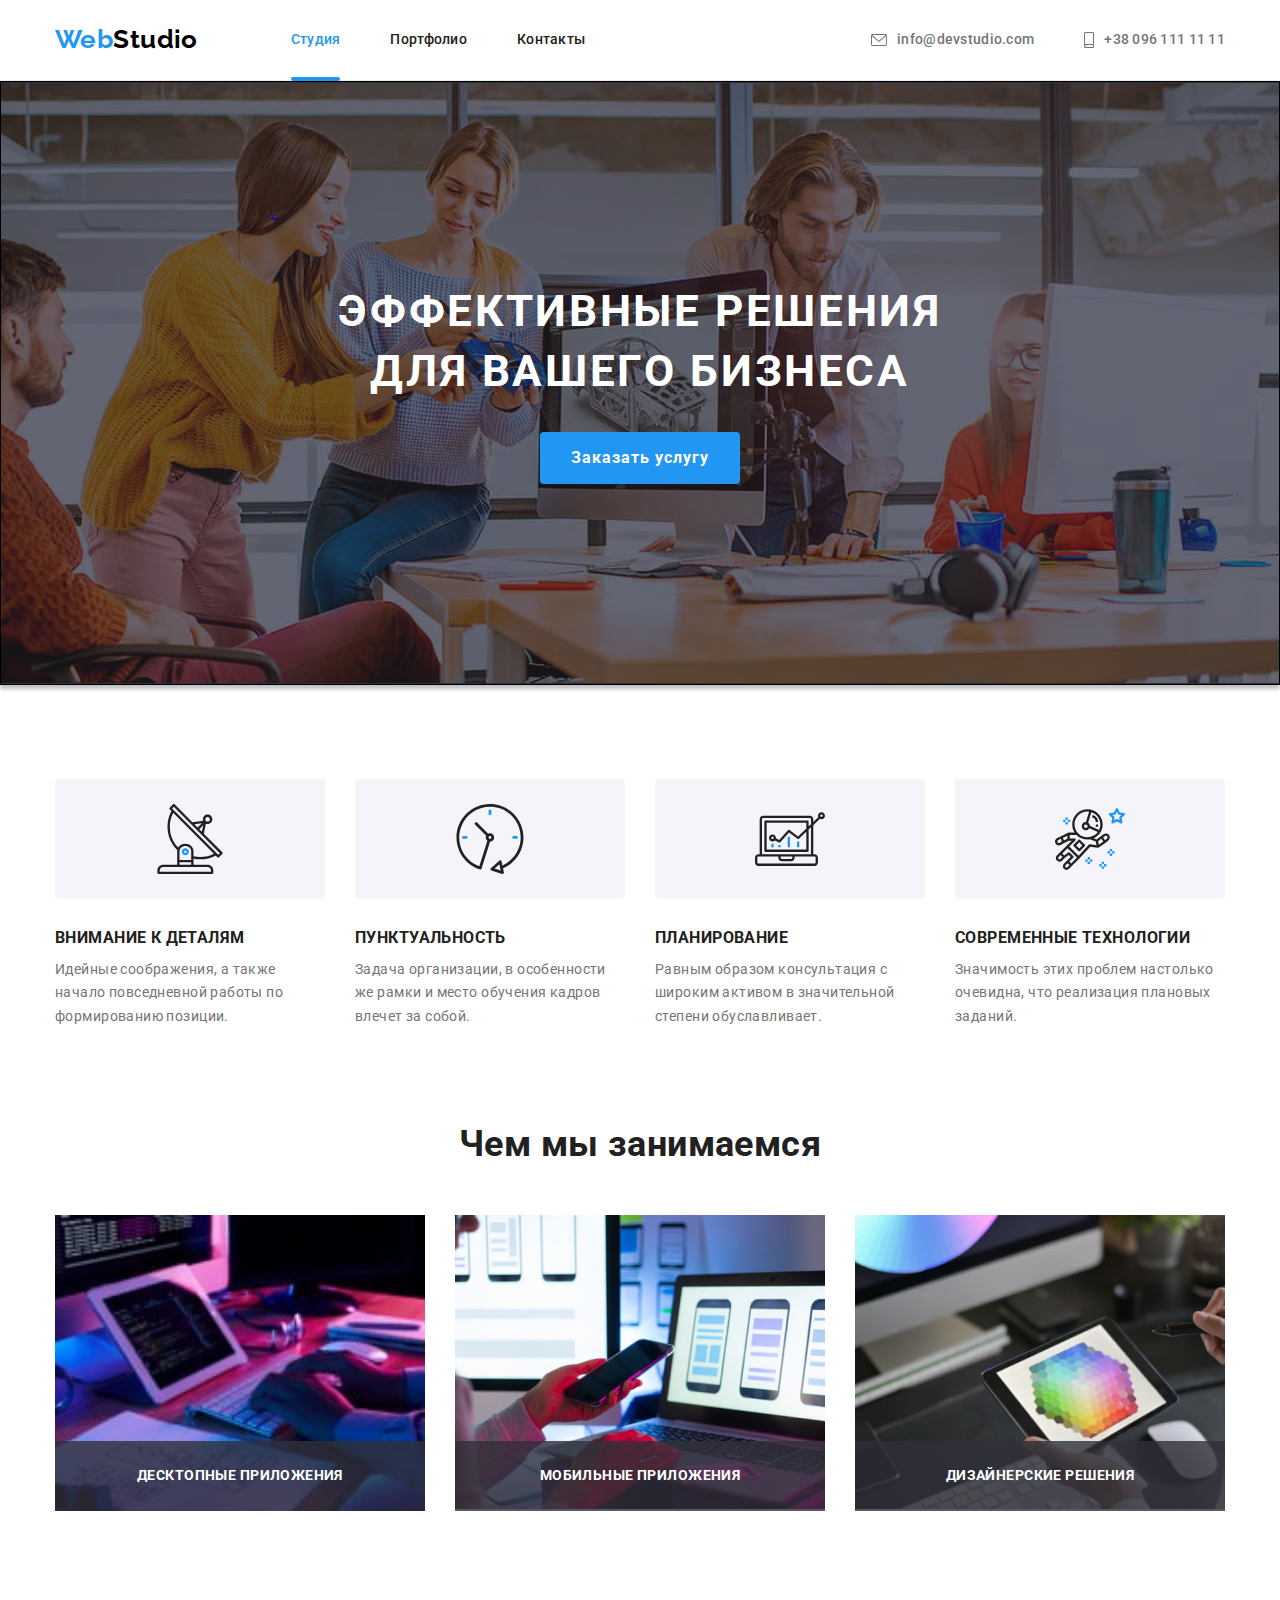
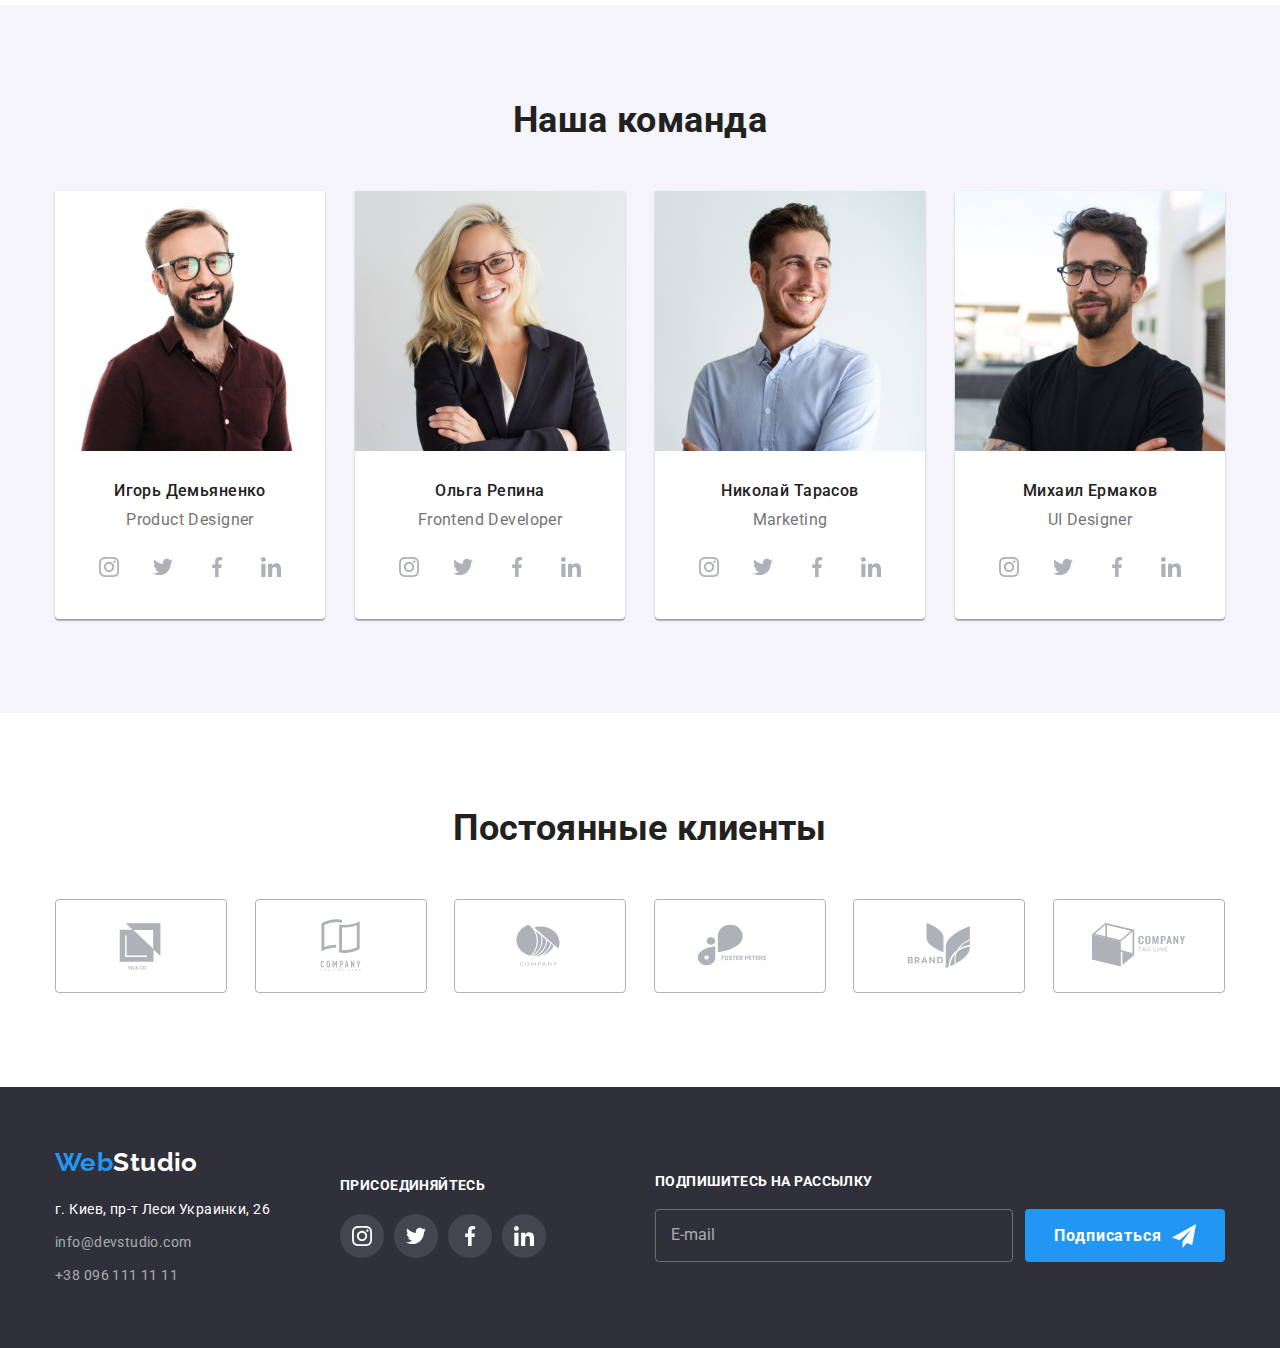
<file: index.html>
<!DOCTYPE html>
<html lang="ru">

<head>
    <meta charset="UTF-8">
    <meta http-equiv="X-UA-Compatible" content="IE=edge">
    <meta name="viewport" content="width=device-width, initial-scale=1.0">
    <title>Студия</title>
    <link href="https://fonts.googleapis.com/css2?family=Raleway:wght@700&family=Roboto:wght@400;500;700;900&display=swap"
        rel="stylesheet">
    <link rel="stylesheet" href="https://cdnjs.cloudflare.com/ajax/libs/modern-normalize/1.1.0/modern-normalize.min.css">
    <link rel="stylesheet" href="./css/main.min.css">
</head>

<body>
    <header class="page-header">
        <div class="container page-header__container">
            <div class="page-header__logo">
                <a href="./index.html" lang="en" class="logo"><span class="logo--color-blue">Web</span>Studio</a>
            </div>
            <nav class="page-header__nav">
                <ul class="site-nav list">
                    <li class="site-nav__item"><a href="./index.html" class="site-nav__link site-nav__link--current">Студия</a></li>
                    <li class="site-nav__item"><a href="./portfolio.html" class="site-nav__link">Портфолио</a></li>
                    <li class="site-nav__item"><a href="#Contacts" class="site-nav__link">Контакты</a></li>
                </ul>
            </nav>
            <ul class="contacts list contacts__list">
                <li class="contacts__item">
                    <a href="mailto:info@devstudio.com" class="contacts__link">
                        <svg class="contacts__mail-icon" width="16" height="12">
                            <use href="./images/symbol-defs.svg#envelope"></use>
                        </svg>info@devstudio.com
                    </a>
                </li>
                <li class="contacts__item">
                    <a href="tel:+380961111111" class="contacts__link">
                        <svg class="contacts__phone-icon" width="10" height="16">
                            <use href="./images/symbol-defs.svg#smartphone"></use>
                        </svg>+38 096 111 11 11
                    </a>
                </li>
            </ul>
        </div>
                                   
    </header>
    
        
        <main>
        <!--шапка-->
        <section class="hero">
            <div class="container">
                <h1 class="hero__title">Эффективные решения для вашего бизнеса</h1>
                <button type="button" class="primary-button" data-modal-open>Заказать услугу</button>
            </div>
                        
        </section>
        <!--особенности-->
        <section class="section">
            <div class="container">
                <ul class="feature-list list">
                    <li class="feature-list__item">
                        <div class="feature-list__icon">
                            <svg width="70" height="70" >
                                <use href="./images/symbol-defs.svg#antenna"></use>
                            </svg>
                        </div>
                        <h3 class="feature-list__title">Внимание к деталям</h3>
                        <p class="feature-list__text">Идейные соображения, а также начало повседневной работы по формированию позиции.</p>
                    </li>
                    <li class="feature-list__item">
                        <div class="feature-list__icon">
                            <svg width="70" height="70">
                                <use href="./images/symbol-defs.svg#clock"></use>
                            </svg>
                        </div>                        
                        <h3 class="feature-list__title">Пунктуальность</h3>
                        <p class="feature-list__text">Задача организации, в особенности же рамки и место обучения кадров влечет за собой.
                        </p>
                    </li>
                    <li class="feature-list__item">
                        <div class="feature-list__icon">
                            <svg width="70" height="70" >
                                <use href="./images/symbol-defs.svg#diagram"></use>
                            </svg>
                        </div>                        
                        <h3 class="feature-list__title">Планирование</h3>
                        <p class="feature-list__text">Равным образом консультация с широким активом в значительной степени обуславливает.
                        </p>
                    </li>
                    <li class="feature-list__item">
                        <div class="feature-list__icon">
                            <svg width="70" height="70">
                                <use href="./images/symbol-defs.svg#astronaut"></use>
                            </svg>
                        </div>                        
                        <h3 class="feature-list__title">Современные технологии</h3>
                        <p class="feature-list__text">Значимость этих проблем настолько очевидна, что реализация плановых заданий.</p>
                    </li>
                </ul>
            </div>           

        </section>
        <!--чем мы занимаемся-->
        <section class="section work">
            <div class="container">
                <h2 class="section__title">Чем мы занимаемся</h2>
                <ul class="work-list list">
                    <li class="work-list__item">
                        <a href="#">
                            <img src="./images/box1.jpg" alt="разработка десктопных приложений" width="370">
                            <div class="work-list__text">
                                <p class="work-list__paragraph">Десктопные приложения</p>
                            </div>
                        </a>                                                
                    </li>
                    <li class="work-list__item">
                        <a href="#">
                            <img src="./images/box2.jpg" alt="разработка мобильных приложений" width="370">
                            <div class="work-list__text">
                                <p class="work-list__paragraph">Мобильные приложения</p>
                            </div>
                        </a>                                                
                    </li>
                    <li class="work-list__item">
                        <a href="#">
                            <img src="./images/box3.jpg" alt="дизайнерские решения" width="370">
                            <div class="work-list__text">
                                <p class="work-list__paragraph">Дизайнерские решения</p>
                            </div>
                        </a>                                                
                    </li>
                </ul>
            </div>
        </section>
        <!--наша команда-->
        <section class="section team">
            <div class="container">
                <h2 class="section__title">Наша команда</h2>
                <ul class="team__list list">
                    <li class="team-member">
                        <img src="./images/igor-demyanenko.jpg" alt="фото Игоря Демьяненко" width="270">
                        <h3 class="team-member__name">Игорь Демьяненко</h3>
                        <p lang="en" class="team-member__profession">Product Designer</p>
                        <ul class="list social__list team-member__social-list">
                            <li class="team-member__social-link">
                                <a href="#" class="team-member__social-icon">
                                    <svg width="20" height="20" >
                                        <use href="./images/symbol-defs.svg#instagram"></use>
                                    </svg>
                                </a>
                            </li>
                            <li class="team-member__social-link">
                                <a href="#" class="team-member__social-icon">
                                    <svg width="20" height="20" >
                                        <use href="./images/symbol-defs.svg#twitter"></use>
                                    </svg>
                                </a>
                            </li>
                            <li class="team-member__social-link">
                                <a href="#" class="team-member__social-icon">
                                    <svg width="20" height="20" >
                                        <use href="./images/symbol-defs.svg#facebook"></use>
                                    </svg>
                                </a>
                            </li>
                            <li class="team-member__social-link">
                                <a href="#" class="team-member__social-icon">
                                    <svg width="20" height="20" >
                                        <use href="./images/symbol-defs.svg#linkedin"></use>
                                    </svg>
                                </a>
                            </li>
                        </ul>
                    </li>
                    <li class="team-member">
                        <img src="./images/olha-repina.jpg" alt="фото Ольги Репиной" width="270">
                        <h3 class="team-member__name">Ольга Репина</h3>
                        <p lang="en" class="team-member__profession">Frontend Developer</p>
                        <ul class="list social__list team-member__social-list">
                            <li class="team-member__social-link">
                                <a href="#" class="team-member__social-icon">
                                    <svg width="20" height="20">
                                        <use href="./images/symbol-defs.svg#instagram"></use>
                                    </svg>
                                </a>
                            </li>
                            <li class="team-member__social-link">
                                <a href="#" class="team-member__social-icon">
                                    <svg width="20" height="20">
                                        <use href="./images/symbol-defs.svg#twitter"></use>
                                    </svg>
                                </a>
                            </li>
                            <li class="team-member__social-link">
                                <a href="#" class="team-member__social-icon">
                                    <svg width="20" height="20">
                                        <use href="./images/symbol-defs.svg#facebook"></use>
                                    </svg>
                                </a>
                            </li>
                            <li class="team-member__social-link">
                                <a href="#" class="team-member__social-icon">
                                    <svg width="20" height="20">
                                        <use href="./images/symbol-defs.svg#linkedin"></use>
                                    </svg>
                                </a>
                            </li>
                        </ul>
                    </li>
                    <li class="team-member">
                        <img src="./images/nikolay-tarasov.jpg" alt="фото Николая Тарасова" width="270">
                        <h3 class="team-member__name">Николай Тарасов</h3>
                        <p lang="en" class="team-member__profession">Marketing</p>
                        <ul class="list social__list team-member__social-list">
                            <li class="team-member__social-link">
                                <a href="#" class="team-member__social-icon">
                                    <svg width="20" height="20" >
                                        <use href="./images/symbol-defs.svg#instagram"></use>
                                    </svg>
                                </a>
                            </li>
                            <li class="team-member__social-link">
                                <a href="#" class="team-member__social-icon">
                                    <svg width="20" height="20">
                                        <use href="./images/symbol-defs.svg#twitter"></use>
                                    </svg>
                                </a>
                            </li>
                            <li class="team-member__social-link">
                                <a href="#" class="team-member__social-icon">
                                    <svg width="20" height="20">
                                        <use href="./images/symbol-defs.svg#facebook"></use>
                                    </svg>
                                </a>
                            </li>
                            <li class="team-member__social-link">
                                <a href="#" class="team-member__social-icon">
                                    <svg width="20" height="20">
                                        <use href="./images/symbol-defs.svg#linkedin"></use>
                                    </svg>
                                </a>
                            </li>
                        </ul>
                    </li>
                    <li class="team-member">
                        <img src="./images/mihail-ermakov.jpg" alt="фото Михаила Ермакова" width="270">
                        <h3 class="team-member__name">Михаил Ермаков</h3>
                        <p lang="en" class="team-member__profession">UI Designer</p>
                        <ul class="list social__list team-member__social-list">
                            <li class="team-member__social-link">
                                <a href="#" class="team-member__social-icon">
                                    <svg width="20" height="20">
                                        <use href="./images/symbol-defs.svg#instagram"></use>
                                    </svg>
                                </a>
                            </li>
                            <li class="team-member__social-link">
                                <a href="#" class="team-member__social-icon">
                                    <svg width="20" height="20">
                                        <use href="./images/symbol-defs.svg#twitter"></use>
                                    </svg>
                                </a>
                            </li>
                            <li class="team-member__social-link">
                                <a href="#" class="team-member__social-icon">
                                    <svg width="20" height="20">
                                        <use href="./images/symbol-defs.svg#facebook"></use>
                                    </svg>
                                </a>
                            </li>
                            <li class="team-member__social-link">
                                <a href="#" class="team-member__social-icon">
                                    <svg width="20" height="20">
                                        <use href="./images/symbol-defs.svg#linkedin"></use>
                                    </svg>
                                </a>
                            </li>
                        </ul>
                    </li>
                </ul>
            </div>
            
        </section>
        <!--клиенты-->
        <section class="section clients">
            <div class="container">
                <h2 class="section__title">Постоянные клиенты</h2>
                <ul class="clients__list list">
                    <li class="clients__item">
                        <a href="#" class="clients__logo">
                            <svg width="106" height="60">
                                <use href="./images/symbol-defs.svg#logo1"></use>
                            </svg>
                        </a>
                    </li>
                    <li class="clients__item">
                        <a href="#" class="clients__logo">
                            <svg width="106" height="60">
                                <use href="./images/symbol-defs.svg#logo2"></use>
                            </svg>
                        </a>
                    </li>
                    <li class="clients__item">
                        <a href="#" class="clients__logo">
                            <svg width="106" height="60">
                                <use href="./images/symbol-defs.svg#logo3"></use>
                            </svg>
                        </a>
                    </li>
                    <li class="clients__item">
                        <a href="#" class="clients__logo">
                            <svg width="106" height="60">
                                <use href="./images/symbol-defs.svg#logo4"></use>
                            </svg>
                        </a>
                    </li>
                    <li class="clients__item">
                        <a href="#" class="clients__logo">
                            <svg width="106" height="60">
                                <use href="./images/symbol-defs.svg#logo5"></use>
                            </svg>
                        </a>
                    </li>
                    <li class="clients__item">
                        <a href="#" class="clients__logo">
                            <svg width="106" height="60">
                                <use href="./images/symbol-defs.svg#logo6"></use>
                            </svg>
                        </a>
                    </li>
                </ul>
            </div>
        </section>
        
        </main>

        <footer class="footer">
            <div class="container footer__container">
                <!--контакты-->
                <div class="footer__item">
                    <div class="footer__logo">
                        <a href="./index.html" lang="en" class="logo logo--inverse"><span class="logo--color-blue">Web</span>Studio</a>
                    </div>
                    <address id="Contacts">
                        <ul class="address list">
                            <li class="address__item"><a href="https://goo.gl/maps/b3q8vhkXb4Vkdcpe6" class="address__link address__link--color-white">г. Киев, пр-т Леси Украинки, 26</a></li>
                            <li class="address__item"><a href="mailto:info@devstudio.com" class="address__link">info@devstudio.com</a></li>
                            <li class="address__item"><a href="tel:+380961111111" class="address__link">+38 096 111 11 11</a></li>
                        </ul>
                    </address>
                </div>
                <div class="footer__item social">
                    <p class="footer__title">присоединяйтесь</p>
                    <ul class="list social__list">
                        <li>
                            <a href="#" class="social__link">
                                <svg width="20" height="20" class="social__icon">
                                    <use href="./images/symbol-defs.svg#instagram"></use>
                                </svg>
                            </a>
                        </li>
                        <li>
                            <a href="#" class="social__link">
                                <svg width="20" height="20" class="social__icon">
                                    <use href="./images/symbol-defs.svg#twitter"></use>
                                </svg>
                            </a>
                        </li>
                        <li>
                            <a href="#" class="social__link">
                                <svg width="20" height="20" class="social__icon">
                                    <use href="./images/symbol-defs.svg#facebook"></use>
                                </svg>
                            </a>
                        </li>
                        <li>
                            <a href="#" class="social__link">
                                <svg width="20" height="20" class="social__icon">
                                    <use href="./images/symbol-defs.svg#linkedin"></use>
                                </svg>
                            </a>
                        </li>
                    </ul>
                </div>
                <div class="footer__item subscribe">
                    <p class="footer__title">подпишитесь на рассылку</p>
                    <form class="subscribe__form">                        
                        <input type="email" name="email" placeholder="E-mail" class="subscribe__input">
                        <button type="submit" class="primary-button">Подписаться
                            <svg width="24" height="24" class="subscribe__send-icon">
                                <use href="./images/symbol-defs.svg#send"></use>
                            </svg>
                        </button>
                    </form>

                </div>

            </div>
            
        </footer>

        <div class="backdrop is-hidden" data-modal>
            <div class="modal">
                <form class="modal__form">
                    <p class="modal__text">Оставьте свои данные, мы вам перезвоним</p>
                    <div class="form-field">
                        <label for="user-name" class="form-field__label">Имя<input type="text" id="user-name" class="form-field__input">
                            <svg width="18" height="18" class="form-field__icon">
                                <use href="./images/symbol-defs.svg#person-18"></use>
                            </svg>
                        </label>
                    </div>
                    <div class="form-field">
                        <label for="tel" class="form-field__label">Телефон<input type="tel" id="tel" class="form-field__input">
                            <svg width="18" height="18" class="form-field__icon">
                                <use href="./images/symbol-defs.svg#phone-18"></use>
                            </svg>
                        </label>                        
                    </div>                        
                    <div class="form-field">
                        <label for="email" class="form-field__label">Почта<input type="email" id="email" class="form-field__input">
                            <svg width="18" height="18" class="form-field__icon">
                                <use href="./images/symbol-defs.svg#email-18"></use>
                            </svg>
                        </label>
                    </div>                    
                    <div class="form-field">
                        <label for="comment" class="form-field__label">Комментарий
                            <textarea name="comment" id="comment" placeholder="Введите текст" class="form-field__textarea"></textarea>
                        </label>
                    </div>
                       
                    <div class="form-field__checkbox-form">
                        <input type="checkbox" id="checkbox" class="form-field__checkbox">

                        <label for="checkbox" class="form-field__checkbox-label">
                            Соглашаюсь с рассылкой и принимаю <a href="#" class="agreement"> Условия договора</a>                        
                        </label>                     
                
                    </div>
                    <button type="submit" class="primary-button primary-button--shadow">Отправить</button>

                </form>
                <div class="modal__close" data-modal-close>
                    <svg width="11" height="11">
                        <use href="./images/symbol-defs.svg#close"></use>
                    </svg>
                </div>
            </div>
        </div>

        <script src="./js/modal.js"></script>    
        
</body>

</html>
</file>
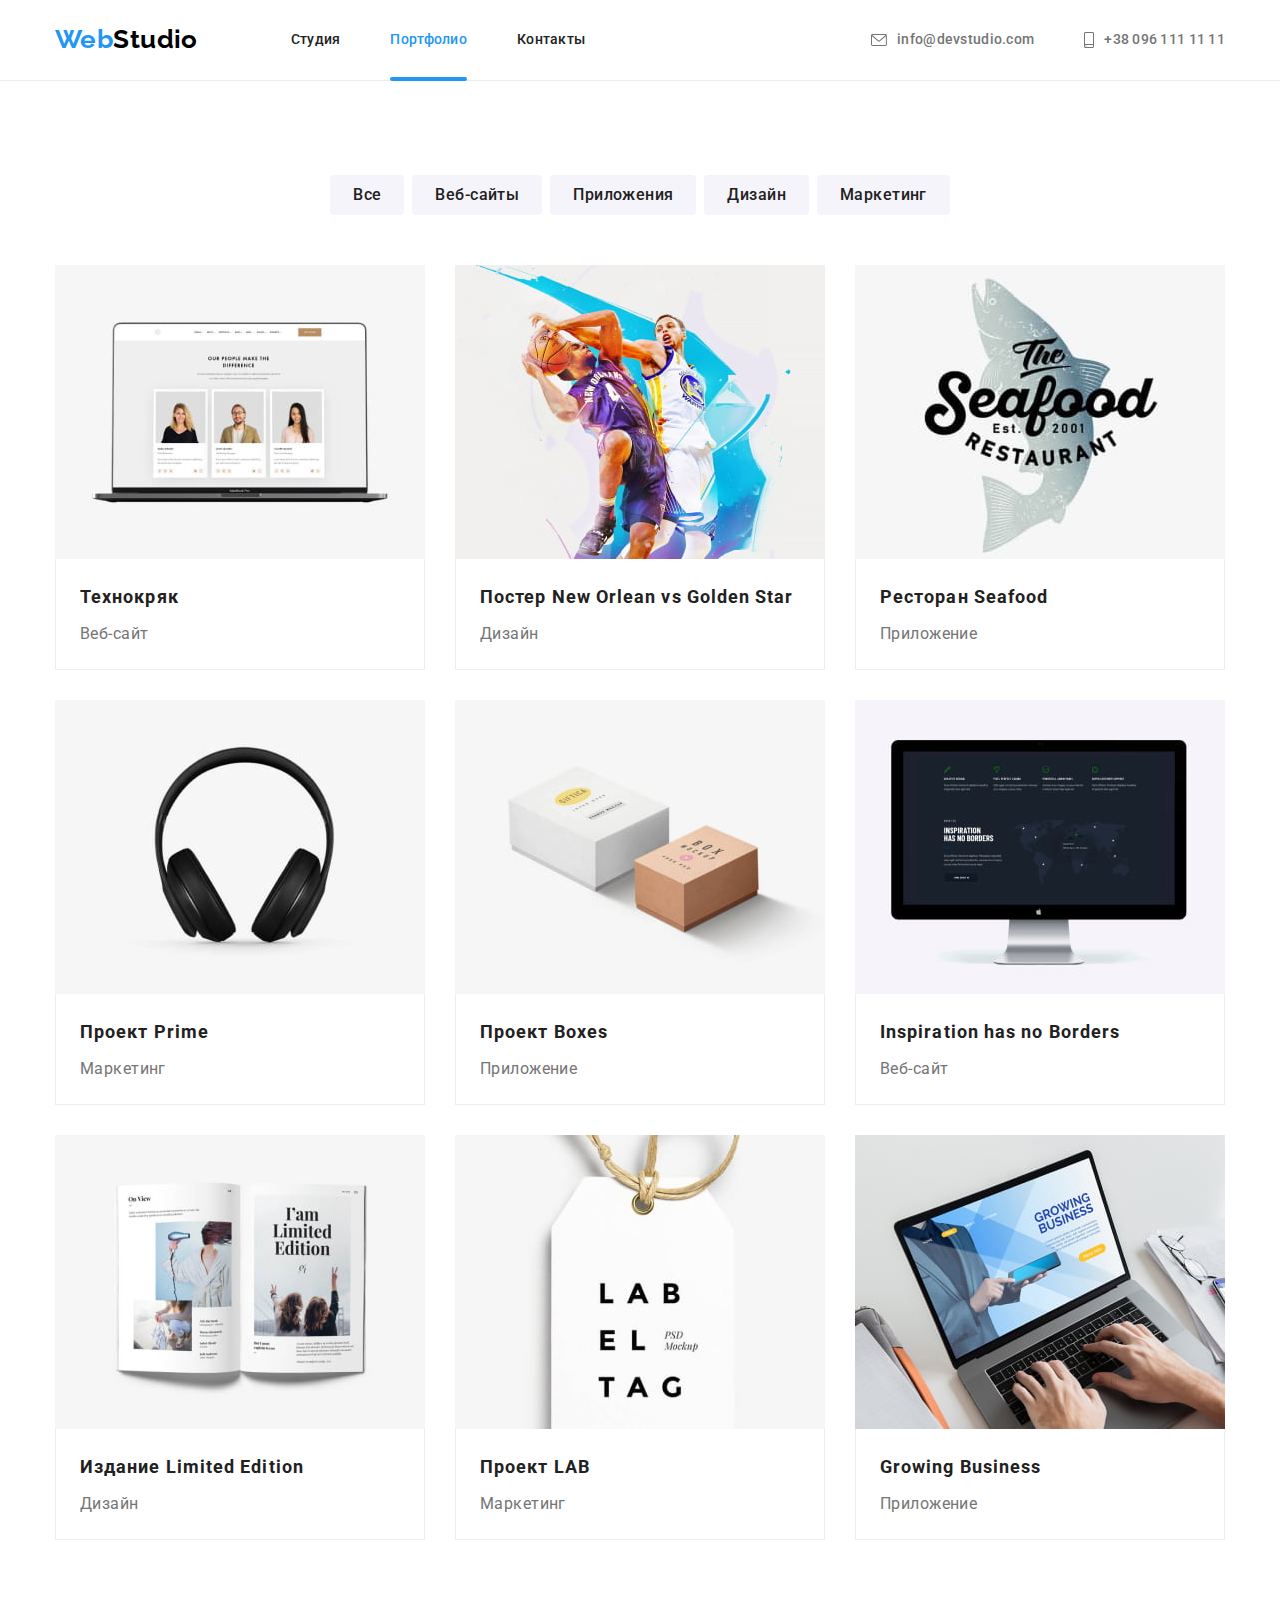
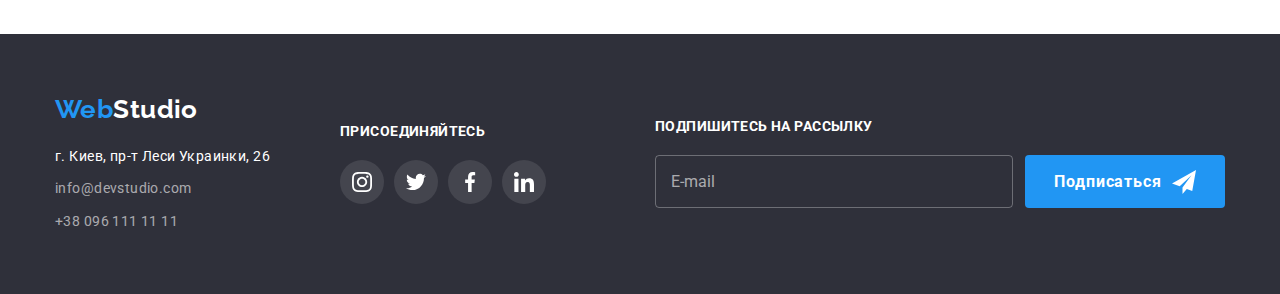
<file: portfolio.html>
<!DOCTYPE html>
<html lang="ru">

<head>
    <meta charset="UTF-8">
    <meta http-equiv="X-UA-Compatible" content="IE=edge">
    <meta name="viewport" content="width=device-width, initial-scale=1.0">
    <title>Студия</title>
    <link
        href="https://fonts.googleapis.com/css2?family=Raleway:wght@700&family=Roboto:wght@400;500;700;900&display=swap"
        rel="stylesheet">
    <link rel="stylesheet" href="./css/main.min.css">
</head>

<body>
        <header class="page-header">
            <div class="container page-header__container">
                <div class="page-header__logo">
                    <a href="./index.html" lang="en" class="logo"><span class="logo--color-blue">Web</span>Studio</a>
                </div>
                <nav class="page-header__nav">
                    <ul class="site-nav list">
                        <li class="site-nav__item"><a href="./index.html" class="site-nav__link">Студия</a></li>
                        <li class="site-nav__item"><a href="./portfolio.html" class="site-nav__link site-nav__link--current">Портфолио</a></li>
                        <li class="site-nav__item"><a href="#Contacts" class="site-nav__link">Контакты</a></li>
                    </ul>
                </nav>
                <ul class="contacts list contacts__list">
                    <li class="contacts__item">
                        <a href="mailto:info@devstudio.com" class="contacts__link">
                            <svg class="contacts__mail-icon" width="16" height="12">
                                <use href="./images/symbol-defs.svg#envelope"></use>
                            </svg>info@devstudio.com
                        </a>
                    </li>
                    <li class="contacts__item">
                        <a href="tel:+380961111111" class="contacts__link">
                            <svg class="contacts__phone-icon" width="10" height="16">
                                <use href="./images/symbol-defs.svg#smartphone"></use>
                            </svg>+38 096 111 11 11
                        </a>
                    </li>
                </ul>
            </div>
        
        </header>
    
        <main>
            <section class="section">
                <div class="container">
                    <h1 class="hidden">Примеры работ</h1>
                    <!--кнопки фильтра-->
                    <ul class="filter-list list">
                        <li class="filter-list__item"><button type="button" class="secondary-button">Все</button></li>
                        <li class="filter-list__item"><button type="button" class="secondary-button">Веб-сайты</button></li>
                        <li class="filter-list__item"><button type="button" class="secondary-button">Приложения</button></li>
                        <li class="filter-list__item"><button type="button" class="secondary-button">Дизайн</button></li>
                        <li class="filter-list__item"><button type="button" class="secondary-button">Маркетинг</button></li>
                    </ul>
                    <!--примеры работ-->
                    <ul class="portfolio list">
                        <li class="portfolio__item">
                            <a href="#" class="link portfolio__link">
                                <div class="portfolio__img">
                                    <img src="./images/img-1.jpg" alt="изображение веб-сайта на ноутбуке" width="370"  >
                                    <div class="portfolio__overlay">
                                        <p class=" portfolio__description">Технокряк это современная площадка распространения коронавируса. Компании используют эту платформу для цифрового
                                            шпионажа и атак на защищённые сервера конкурентов.</p>
                                    </div>
                                </div> 
                                <div class="portfolio__sign">
                                    <h2 class="portfolio__title">Технокряк</h2>
                                    <p class="portfolio__text">Веб-сайт</p>                                    
                                </div>
                                
                            </a>
                        </li>
                        <li class="portfolio__item">
                            <a href="#" class="link portfolio__link">
                                <div class="portfolio__img">
                                    <img src="./images/img-2.jpg" alt="постер баскетбольной игры" width="370"  >
                                    <div class="portfolio__overlay">
                                        <p class=" portfolio__description">Технокряк это современная площадка распространения коронавируса. Компании используют эту платформу для цифрового
                                            шпионажа и атак на защищённые сервера конкурентов.</p>
                                    </div>
                                </div>
                                <div class="portfolio__sign">
                                    <h2 class="portfolio__title">Постер New Orlean vs Golden Star</h2>
                                    <p class="portfolio__text">Дизайн</p>
                                </div>                            
                            </a>
                        </li>
                        <li class="portfolio__item">
                            <a href="#" class="link portfolio__link">
                                <div class="portfolio__img">
                                    <img src="./images/img-3.jpg" alt="логотип ресторана" width="370"  >
                                    <div class="portfolio__overlay">
                                        <p class=" portfolio__description">Технокряк это современная площадка распространения коронавируса. Компании используют эту платформу для цифрового
                                            шпионажа и атак на защищённые сервера конкурентов.</p>
                                    </div>
                                </div>
                                <div class="portfolio__sign">
                                    <h2 class="portfolio__title">Ресторан Seafood</h2>
                                    <p class="portfolio__text">Приложение</p>
                                </div>                            
                            </a>
                        </li>
                        <li class="portfolio__item">
                            <a href="#" class="link portfolio__link">
                                <div class="portfolio__img">
                                    <img src="./images/img-4.jpg" alt="наушники" width="370"  >
                                    <div class="portfolio__overlay">
                                        <p class=" portfolio__description">Технокряк это современная площадка распространения коронавируса. Компании используют эту платформу для цифрового
                                            шпионажа и атак на защищённые сервера конкурентов.</p>
                                    </div>
                                </div>
                                <div class="portfolio__sign">
                                    <h2 class="portfolio__title">Проект Prime</h2>
                                    <p class="portfolio__text">Маркетинг</p>
                                </div>                            
                            </a>
                        </li>
                        <li class="portfolio__item">
                            <a href="#" class="link portfolio__link">
                                <div class="portfolio__img">
                                    <img src="./images/img-5.jpg" alt="две коробки" width="370"  >
                                    <div class="portfolio__overlay">
                                        <p class=" portfolio__description">Технокряк это современная площадка распространения коронавируса. Компании используют эту платформу для цифрового
                                            шпионажа и атак на защищённые сервера конкурентов.</p>
                                    </div>
                                </div>
                                <div class="portfolio__sign">
                                    <h2 class="portfolio__title">Проект Boxes</h2>
                                    <p class="portfolio__text">Приложение</p>
                                </div>  
                            </a>
                        </li>
                        <li class="portfolio__item">                            
                            <a href="#" class="link portfolio__link">
                                <div class="portfolio__img">
                                    <img src="./images/img-6.jpg" alt="монитор с изображением карты мира" width="370"  >
                                    <div class="portfolio__overlay">
                                        <p class=" portfolio__description">Технокряк это современная площадка распространения коронавируса. Компании используют эту платформу для цифрового
                                            шпионажа и атак на защищённые сервера конкурентов.</p>
                                    </div>
                                </div>
                                <div class="portfolio__sign">
                                    <h2 class="portfolio__title">Inspiration has no Borders</h2>
                                    <p class="portfolio__text">Веб-сайт</p>
                                </div>                            
                            </a>                                                      
                        </li>
                        <li class="portfolio__item">
                            <a href="#" class="link portfolio__link">
                                <div class="portfolio__img">
                                    <img src="./images/img-7.jpg" alt="разворот журнала" width="370"  >
                                    <div class="portfolio__overlay">
                                        <p class=" portfolio__description">Технокряк это современная площадка распространения коронавируса. Компании используют эту платформу для цифрового
                                            шпионажа и атак на защищённые сервера конкурентов.</p>
                                    </div>
                                </div>
                                <div class="portfolio__sign">
                                    <h2 class="portfolio__title">Издание Limited Edition</h2>
                                    <p class="portfolio__text">Дизайн</p>
                                </div>                            
                            </a>
                        </li>
                        <li class="portfolio__item">
                            <a href="#" class="link portfolio__link">
                                <div class="portfolio__img">
                                    <img src="./images/img-8.jpg" alt="ярлык" width="370"  >
                                    <div class="portfolio__overlay">
                                        <p class=" portfolio__description">Технокряк это современная площадка распространения коронавируса. Компании используют эту платформу для цифрового
                                            шпионажа и атак на защищённые сервера конкурентов.</p>
                                    </div>
                                </div>
                                <div class="portfolio__sign">
                                    <h2 class="portfolio__title">Проект LAB</h2>
                                    <p class="portfolio__text">Маркетинг</p>
                                </div>                            
                            </a>
                        </li>
                        <li class="portfolio__item">
                            <a href="#" class="link portfolio__link">
                                <div class="portfolio__img">
                                    <img src="./images/img-9.jpg" alt="набор текста на ноутбуке" width="370"  >
                                    <div class="portfolio__overlay">
                                        <p class=" portfolio__description">Технокряк это современная площадка распространения коронавируса. Компании используют эту платформу для цифрового
                                            шпионажа и атак на защищённые сервера конкурентов.</p>
                                    </div>
                                </div>
                                <div class="portfolio__sign">
                                    <h2 class="portfolio__title">Growing Business</h2>
                                    <p class="portfolio__text">Приложение</p>
                                </div>                            
                            </a>
                        </li>
                    </ul>
                </div>
                
            </section>
        </main>
        <footer class="footer">
            <div class="container footer__container">
                <!--контакты-->
                <div class="footer__item">
                    <div class="footer__logo">
                        <a href="./index.html" lang="en" class="logo logo--inverse"><span class="logo--color-blue">Web</span>Studio</a>
                    </div>
                    <address id="Contacts">
                        <ul class="address list">
                            <li class="address__item"><a href="https://goo.gl/maps/b3q8vhkXb4Vkdcpe6"
                                    class="address__link address__link--color-white">г. Киев, пр-т Леси Украинки, 26</a></li>
                            <li class="address__item"><a href="mailto:info@devstudio.com"
                                    class="address__link">info@devstudio.com</a></li>
                            <li class="address__item"><a href="tel:+380961111111" class="address__link">+38 096 111 11 11</a>
                            </li>
                        </ul>
                    </address>
                </div>
                <div class="footer__item social">
                    <p class="footer__title">присоединяйтесь</p>
                    <ul class="list social__list">
                        <li>
                            <a href="#" class="social__link">
                                <svg width="20" height="20" class="social__icon">
                                    <use href="./images/symbol-defs.svg#instagram"></use>
                                </svg>
                            </a>
                        </li>
                        <li>
                            <a href="#" class="social__link">
                                <svg width="20" height="20" class="social__icon">
                                    <use href="./images/symbol-defs.svg#twitter"></use>
                                </svg>
                            </a>
                        </li>
                        <li>
                            <a href="#" class="social__link">
                                <svg width="20" height="20" class="social__icon">
                                    <use href="./images/symbol-defs.svg#facebook"></use>
                                </svg>
                            </a>
                        </li>
                        <li>
                            <a href="#" class="social__link">
                                <svg width="20" height="20" class="social__icon">
                                    <use href="./images/symbol-defs.svg#linkedin"></use>
                                </svg>
                            </a>
                        </li>
                    </ul>
                </div>
                <div class="footer__item subscribe">
                    <p class="footer__title">подпишитесь на рассылку</p>
                    <form class="subscribe__form">
                        <input type="email" name="email" placeholder="E-mail" class="subscribe__input">
                        <button type="submit" class="primary-button">Подписаться
                            <svg width="24" height="24" class="subscribe__send-icon">
                                <use href="./images/symbol-defs.svg#send"></use>
                            </svg>
                        </button>
                    </form>
                
                </div>        
        
            </div>
        
        </footer>
    
    

</body>

</html>
</file>
<file: css/main.min.css>
.feature-list__title,.work-list__paragraph,.footer__title{font-weight:700;line-height:1.14;text-transform:uppercase}html{-webkit-box-sizing:border-box;box-sizing:border-box}*,*::before,*::after{-webkit-box-sizing:inherit;box-sizing:inherit}body{margin:0 auto;background-color:#fff;color:#757575;font-size:14px;font-weight:400;font-family:Roboto, Arial, sans-serif;letter-spacing:0.03em;max-width:1600px}h1,h2,h3,h4,h5,h6,ul,p{margin:0;padding:0}img,svg{display:block}.list{list-style:none}a{text-decoration:none}.hidden{visibility:hidden;font-size:0}.container{width:1200px;padding:0 15px;margin:0 auto}.primary-button{display:-webkit-box;display:-ms-flexbox;display:flex;-webkit-box-pack:center;-ms-flex-pack:center;justify-content:center;-webkit-box-align:center;-ms-flex-align:center;align-items:center;min-width:200px;border:1px solid rgba(0,0,0,0);border-radius:4px;padding:10px;margin-left:auto;margin-right:auto;color:#fff;background-color:#2196f3;font-family:inherit;font-weight:700;font-size:16px;line-height:1.87;letter-spacing:0.06em;-webkit-transition:250ms cubic-bezier(0.4, 0, 0.2, 1) 0ms;transition:250ms cubic-bezier(0.4, 0, 0.2, 1) 0ms;-webkit-transition-property:background-color;transition-property:background-color}.primary-button:hover,.primary-button:focus{background-color:#188ce8;cursor:pointer}.primary-button--shadow{-webkit-box-shadow:0px 4px 4px rgba(0,0,0,0.15);box-shadow:0px 4px 4px rgba(0,0,0,0.15)}.secondary-button{display:inline-block;border:1px solid rgba(0,0,0,0);border-radius:4px;padding:6px 22px;color:#212121;background-color:#f5f4fa;font-family:inherit;font-weight:500;font-size:16px;line-height:1.62;letter-spacing:inherit;-webkit-transition:250ms cubic-bezier(0.4, 0, 0.2, 1) 0ms;transition:250ms cubic-bezier(0.4, 0, 0.2, 1) 0ms;-webkit-transition-property:color,background-color,-webkit-box-shadow;transition-property:color,background-color,-webkit-box-shadow;transition-property:color,background-color,box-shadow;transition-property:color,background-color,box-shadow,-webkit-box-shadow}.secondary-button:hover,.secondary-button:focus{color:#fff;background-color:#2196f3;-webkit-box-shadow:0px 3px 1px rgba(0,0,0,0.1),0px 1px 2px rgba(0,0,0,0.08),0px 2px 2px rgba(0,0,0,0.12);box-shadow:0px 3px 1px rgba(0,0,0,0.1),0px 1px 2px rgba(0,0,0,0.08),0px 2px 2px rgba(0,0,0,0.12);cursor:pointer}.page-header{border-bottom:1px solid #ececec}.page-header__container{display:-webkit-box;display:-ms-flexbox;display:flex;-webkit-box-align:center;-ms-flex-align:center;align-items:center}.page-header__nav{display:-webkit-box;display:-ms-flexbox;display:flex;-webkit-box-align:center;-ms-flex-align:center;align-items:center}.page-header__logo{margin-right:93px;padding-top:24px;padding-bottom:25px}.logo{color:#000;font-family:Raleway, sans-serif;font-weight:700;font-size:26px;line-height:1.19;text-decoration:none}.logo--color-blue{color:#2196f3}.logo--inverse{color:#fff}.site-nav{display:-webkit-box;display:-ms-flexbox;display:flex;-webkit-box-align:center;-ms-flex-align:center;align-items:center}.site-nav__link{display:block;padding-top:32px;padding-bottom:32px;color:#212121;font-weight:500;line-height:1.14;letter-spacing:0.02em;-webkit-transition:250ms cubic-bezier(0.4, 0, 0.2, 1) 0ms;transition:250ms cubic-bezier(0.4, 0, 0.2, 1) 0ms;-webkit-transition-property:color;transition-property:color}.site-nav__link:hover,.site-nav__link:focus{color:#2196f3}.site-nav__link--current{color:#2196f3}.site-nav__link--current::after{content:"";position:absolute;left:0;bottom:-1px;width:100%;height:4px;border-radius:2px;background-color:#2196f3}.site-nav__item{position:relative}.site-nav__item:not(:last-child){margin-right:50px}.contacts__list{display:-webkit-box;display:-ms-flexbox;display:flex;-webkit-box-align:center;-ms-flex-align:center;align-items:center;margin-left:auto}.contacts__link{display:-webkit-box;display:-ms-flexbox;display:flex;-webkit-box-align:center;-ms-flex-align:center;align-items:center;color:#757575;fill:#757575;font-weight:500;line-height:1.14;letter-spacing:0.02em;-webkit-transition:250ms cubic-bezier(0.4, 0, 0.2, 1) 0ms;transition:250ms cubic-bezier(0.4, 0, 0.2, 1) 0ms;-webkit-transition-property:color,fill;transition-property:color,fill}.contacts__link:hover,.contacts__link:focus{color:#2196f3;fill:#2196f3}.contacts__item{display:-webkit-box;display:-ms-flexbox;display:flex;margin-right:50px}.contacts__item:last-child{margin-right:0}.contacts__mail-icon,.contacts__phone-icon{margin-right:10px}.hero{background-color:#2f303a;text-align:center;padding:200px 0;background-image:-webkit-gradient(linear, left bottom, left top, from(rgba(47,48,58,0.4)), to(rgba(47,48,58,0.4))),url(../images/img-hero.jpg);background-image:linear-gradient(to top, rgba(47,48,58,0.4), rgba(47,48,58,0.4)),url(../images/img-hero.jpg);background-repeat:no-repeat;background-position:center;border:1px solid #000;-webkit-box-shadow:0px 4px 4px rgba(0,0,0,0.25);box-shadow:0px 4px 4px rgba(0,0,0,0.25)}.hero__title{width:696px;height:120px;margin:auto;margin-bottom:30px;color:#fff;font-size:44px;line-height:1.36;letter-spacing:0.06em;text-transform:uppercase}.section{padding-top:94px;padding-bottom:94px}.section__title{margin-bottom:50px;color:#212121;font-weight:700;font-size:36px;line-height:1.17;text-align:center}.feature-list{display:-webkit-box;display:-ms-flexbox;display:flex;-webkit-box-pack:justify;-ms-flex-pack:justify;justify-content:space-between}.feature-list__item{width:270px}.feature-list__icon{display:-webkit-box;display:-ms-flexbox;display:flex;-webkit-box-align:center;-ms-flex-align:center;align-items:center;margin-bottom:30px;padding:25px 100px;border-radius:4px;background-color:#f5f4fa}.feature-list__title{margin-bottom:10px;color:#212121}.feature-list__text{line-height:1.71}.work{padding-top:0}.work-list{display:-webkit-box;display:-ms-flexbox;display:flex;-webkit-box-pack:justify;-ms-flex-pack:justify;justify-content:space-between}.work-list__item{position:relative}.work-list__text{position:absolute;bottom:0;left:0;width:100%;min-height:70px;background:rgba(47,48,58,0.8);color:#fff}.work-list__paragraph{display:-webkit-box;display:-ms-flexbox;display:flex;-webkit-box-pack:center;-ms-flex-pack:center;justify-content:center;-webkit-box-align:center;-ms-flex-align:center;align-items:center;min-height:70px}.team{background-color:#f5f4fa}.team__list{display:-webkit-box;display:-ms-flexbox;display:flex;-webkit-box-pack:justify;-ms-flex-pack:justify;justify-content:space-between}.team-member{background-color:#fff;-webkit-box-shadow:0px 1px 3px rgba(0,0,0,0.12),0px 1px 1px rgba(0,0,0,0.14),0px 2px 1px rgba(0,0,0,0.2);box-shadow:0px 1px 3px rgba(0,0,0,0.12),0px 1px 1px rgba(0,0,0,0.14),0px 2px 1px rgba(0,0,0,0.2);border-radius:0px 0px 4px 4px;text-align:center}.team-member__name{margin-top:30px;margin-bottom:10px;color:#212121;font-weight:500;font-size:16px;line-height:1.19}.team-member__profession{margin-bottom:16px;font-size:16px;line-height:1.19}.team-member__social-list{margin:0 32px 30px}.team-member__social-icon{display:-webkit-box;display:-ms-flexbox;display:flex;-webkit-box-align:center;-ms-flex-align:center;align-items:center;padding:12px;fill:#afb1b8;border-radius:50%;-webkit-transition:250ms cubic-bezier(0.4, 0, 0.2, 1) 0ms;transition:250ms cubic-bezier(0.4, 0, 0.2, 1) 0ms;-webkit-transition-property:fill,background-color;transition-property:fill,background-color}.team-member__social-icon:hover,.team-member__social-icon:focus{fill:#fff;background-color:#2196f3}.social__list{display:-webkit-box;display:-ms-flexbox;display:flex;-webkit-box-pack:justify;-ms-flex-pack:justify;justify-content:space-between;-webkit-box-align:center;-ms-flex-align:center;align-items:center;width:206px}.social__icon{fill:#fff}.social__link{display:-webkit-box;display:-ms-flexbox;display:flex;-webkit-box-align:center;-ms-flex-align:center;align-items:center;width:44px;height:44px;padding:12px;background-color:rgba(255,255,255,0.1);border-radius:50%;-webkit-transition:250ms cubic-bezier(0.4, 0, 0.2, 1) 0ms;transition:250ms cubic-bezier(0.4, 0, 0.2, 1) 0ms;-webkit-transition-property:background-color;transition-property:background-color}.social__link:hover,.social__link:focus{background-color:#2196f3}.clients__list{display:-webkit-box;display:-ms-flexbox;display:flex;-webkit-box-pack:justify;-ms-flex-pack:justify;justify-content:space-between}.clients__logo{display:-webkit-box;display:-ms-flexbox;display:flex;-webkit-box-pack:justify;-ms-flex-pack:justify;justify-content:space-between;-webkit-box-align:center;-ms-flex-align:center;align-items:center;fill:#afb1b8;padding:16px 32px;border:1px solid #afb1b8;border-radius:4px;-webkit-transition:250ms cubic-bezier(0.4, 0, 0.2, 1) 0ms;transition:250ms cubic-bezier(0.4, 0, 0.2, 1) 0ms;-webkit-transition-property:border-color,fill;transition-property:border-color,fill}.clients__logo:hover,.clients__logo:focus{border-color:#2196f3;fill:#2196f3}.filter-list{display:-webkit-box;display:-ms-flexbox;display:flex;-webkit-box-pack:center;-ms-flex-pack:center;justify-content:center;margin-bottom:50px}.filter-list .filter-list__item:not(:last-child){margin-right:8px}.portfolio{display:-webkit-box;display:-ms-flexbox;display:flex;-ms-flex-wrap:wrap;flex-wrap:wrap}.portfolio__item:not(:nth-child(3n)){margin-right:30px}.portfolio__item:not(:nth-last-child(-n+3)){margin-bottom:30px}.portfolio__sign{border-right:1px solid #eee;border-left:1px solid #eee;border-bottom:1px solid #eee;padding:20px 24px}.portfolio__title{margin-bottom:4px;color:#212121;font-weight:700;font-size:18px;line-height:2;letter-spacing:0.06em}.portfolio__text{color:#757575;font-size:16px;line-height:1.87}.portfolio__link{display:inline-block;-webkit-transition:250ms cubic-bezier(0.4, 0, 0.2, 1) 0ms;transition:250ms cubic-bezier(0.4, 0, 0.2, 1) 0ms;-webkit-transition-property:background-color,-webkit-box-shadow;transition-property:background-color,-webkit-box-shadow;transition-property:background-color,box-shadow;transition-property:background-color,box-shadow,-webkit-box-shadow}.portfolio__link:hover{background-color:#fff;-webkit-box-shadow:0px 1px 1px rgba(0,0,0,0.12),0px 4px 4px rgba(0,0,0,0.06),1px 4px 6px rgba(0,0,0,0.16);box-shadow:0px 1px 1px rgba(0,0,0,0.12),0px 4px 4px rgba(0,0,0,0.06),1px 4px 6px rgba(0,0,0,0.16)}.portfolio__link:hover .portfolio__overlay{-webkit-transform:translateY(0);transform:translateY(0)}.portfolio__img{position:relative;width:370px;overflow:hidden}.portfolio__overlay{position:absolute;top:0;left:0;width:100%;height:100%;background-color:rgba(33,150,243,0.9);-webkit-transform:translateY(100%);transform:translateY(100%);-webkit-transition:250ms cubic-bezier(0.4, 0, 0.2, 1) 0ms;transition:250ms cubic-bezier(0.4, 0, 0.2, 1) 0ms;-webkit-transition-property:-webkit-transform;transition-property:-webkit-transform;transition-property:transform;transition-property:transform, -webkit-transform}.portfolio__description{position:absolute;width:322px;height:initial;top:50%;left:50%;-webkit-transform:translate(-50%, -50%);transform:translate(-50%, -50%);font-size:18px;line-height:1.56;color:#fff}.footer{background-color:#2f303a;padding-top:60px;padding-bottom:60px}.footer__container{display:-webkit-box;display:-ms-flexbox;display:flex;-webkit-box-align:center;-ms-flex-align:center;align-items:center}.footer__logo{margin-bottom:20px}.footer__title{color:#fff;margin-bottom:20px}.address__item:not(:last-child){margin-bottom:9px}.address__link{margin-right:70px;font-style:normal;line-height:1.71;color:rgba(255,255,255,0.6);-webkit-transition:250ms cubic-bezier(0.4, 0, 0.2, 1) 0ms;transition:250ms cubic-bezier(0.4, 0, 0.2, 1) 0ms;-webkit-transition-property:color;transition-property:color}.address__link:hover,.address__link:focus{color:#2196f3}.address__link--color-white{color:#fff}.subscribe{margin-left:auto}.subscribe__form{display:-webkit-box;display:-ms-flexbox;display:flex}.subscribe__input{margin-right:12px;width:358px;padding:16px 15px;background-color:transparent;border:1px solid rgba(255,255,255,0.3);border-radius:4px;outline:none;color:#fff;font-size:16px;font-family:inherit}.subscribe__input::-webkit-input-placeholder{color:rgba(255,255,255,0.6);font-size:16px;font-family:inherit}.subscribe__input:-ms-input-placeholder{color:rgba(255,255,255,0.6);font-size:16px;font-family:inherit}.subscribe__input::-ms-input-placeholder{color:rgba(255,255,255,0.6);font-size:16px;font-family:inherit}.subscribe__input::placeholder{color:rgba(255,255,255,0.6);font-size:16px;font-family:inherit}.subscribe__send-icon{margin-left:10px}.backdrop{position:fixed;top:0;left:0;width:100%;height:100%;background-color:rgba(0,0,0,0.2);opacity:1;-webkit-transition:250ms cubic-bezier(0.4, 0, 0.2, 1) 0ms;transition:250ms cubic-bezier(0.4, 0, 0.2, 1) 0ms;-webkit-transition-property:opacity;transition-property:opacity}.backdrop.is-hidden{visibility:inherit;opacity:0;pointer-events:none}.backdrop.is-hidden .modal{-webkit-transform:translate(-50%, -50%) scale(1.3);transform:translate(-50%, -50%) scale(1.3)}.modal{position:absolute;top:50%;left:50%;-webkit-transform:translate(-50%, -50%) scale(1);transform:translate(-50%, -50%) scale(1);-webkit-transition:250ms cubic-bezier(0.4, 0, 0.2, 1) 0ms;transition:250ms cubic-bezier(0.4, 0, 0.2, 1) 0ms;-webkit-transition-property:-webkit-transform;transition-property:-webkit-transform;transition-property:transform;transition-property:transform, -webkit-transform;width:528px;height:581px;padding:40px;border-radius:4px;background-color:#fff;-webkit-box-shadow:0px 1px 3px rgba(0,0,0,0.12),0px 1px 1px rgba(0,0,0,0.14),0px 2px 1px rgba(0,0,0,0.2);box-shadow:0px 1px 3px rgba(0,0,0,0.12),0px 1px 1px rgba(0,0,0,0.14),0px 2px 1px rgba(0,0,0,0.2)}.modal__text{margin-bottom:12px;font-weight:700;font-size:20px;line-height:1.15;text-align:center;color:#212121}.modal__close{position:absolute;display:-webkit-box;display:-ms-flexbox;display:flex;-webkit-box-pack:center;-ms-flex-pack:center;justify-content:center;-webkit-box-align:center;-ms-flex-align:center;align-items:center;top:8px;right:8px;cursor:pointer;background-size:contain;width:30px;height:30px;border:1px solid rgba(0,0,0,0.1);border-radius:50%;fill:#000;-webkit-transition:250ms cubic-bezier(0.4, 0, 0.2, 1) 0ms;transition:250ms cubic-bezier(0.4, 0, 0.2, 1) 0ms;-webkit-transition-property:fill;transition-property:fill}.modal__close:hover{fill:#2196f3}.form-field{margin-bottom:10px}.form-field__label{display:-webkit-box;display:-ms-flexbox;display:flex;width:100%;-webkit-box-orient:vertical;-webkit-box-direction:normal;-ms-flex-direction:column;flex-direction:column;font-size:12px;line-height:1.17;letter-spacing:0.01em;color:#757575}.form-field__input{position:relative;width:100%;height:40px;margin-top:4px;padding:11px 42px;border:1px solid rgba(33,33,33,0.2);border-radius:4px;outline:none;cursor:pointer;font-family:inherit;font-weight:inherit;font-size:14px;line-height:1.14;letter-spacing:0.01em;color:#757575;-webkit-transition:250ms cubic-bezier(0.4, 0, 0.2, 1) 0ms;transition:250ms cubic-bezier(0.4, 0, 0.2, 1) 0ms;-webkit-transition-property:border;transition-property:border}.form-field__input:hover,.form-field__input:focus{border:1px solid #2196f3}.form-field__input:hover ~ .form-field__icon,.form-field__input:focus ~ .form-field__icon{fill:#2196f3}.form-field__icon{position:absolute;-webkit-transform:translate(12px, 29px);transform:translate(12px, 29px);fill:#212121;-webkit-transition:250ms cubic-bezier(0.4, 0, 0.2, 1) 0ms;transition:250ms cubic-bezier(0.4, 0, 0.2, 1) 0ms;-webkit-transition-property:fill;transition-property:fill}.form-field__textarea{position:relative;width:100%;height:120px;padding:12px 16px;margin-top:4px;resize:none;border:1px solid rgba(33,33,33,0.2);border-radius:4px;outline:none;cursor:pointer;font-size:14px;line-height:1.14;letter-spacing:0.01em;color:#757575;-webkit-transition:250ms cubic-bezier(0.4, 0, 0.2, 1) 0ms;transition:250ms cubic-bezier(0.4, 0, 0.2, 1) 0ms;-webkit-transition-property:border;transition-property:border}.form-field__textarea:hover,.form-field__textarea:focus{border:1px solid #2196f3}.form-field__textarea::-webkit-input-placeholder{color:rgba(117,117,117,0.5)}.form-field__textarea:-ms-input-placeholder{color:rgba(117,117,117,0.5)}.form-field__textarea::-ms-input-placeholder{color:rgba(117,117,117,0.5)}.form-field__textarea::placeholder{color:rgba(117,117,117,0.5)}.form-field__checkbox-form{display:-webkit-box;display:-ms-flexbox;display:flex;-webkit-box-pack:center;-ms-flex-pack:center;justify-content:center;margin-top:20px;margin-bottom:30px;line-height:1.71;color:#757575}.form-field__checkbox{appearance:none;-moz-appearance:none;-webkit-appearance:none}.form-field__checkbox-label{display:-webkit-box;display:-ms-flexbox;display:flex;-webkit-box-align:center;-ms-flex-align:center;align-items:center;cursor:pointer}.form-field__checkbox-label::before{content:"";display:inline-block;width:16px;height:15px;margin-right:7px;background-color:transparent;border:1.5px solid #212121;border-radius:2px}.form-field__checkbox:checked ~ .form-field__checkbox-label::before{border-color:#2196f3;background-color:#2196f3;background-image:url(../images/check.svg);background-size:contain;background-origin:border-box}.agreement{padding-left:3px;text-decoration:underline;color:#2196f3}
/*# sourceMappingURL=main.min.css.map */
</file>
